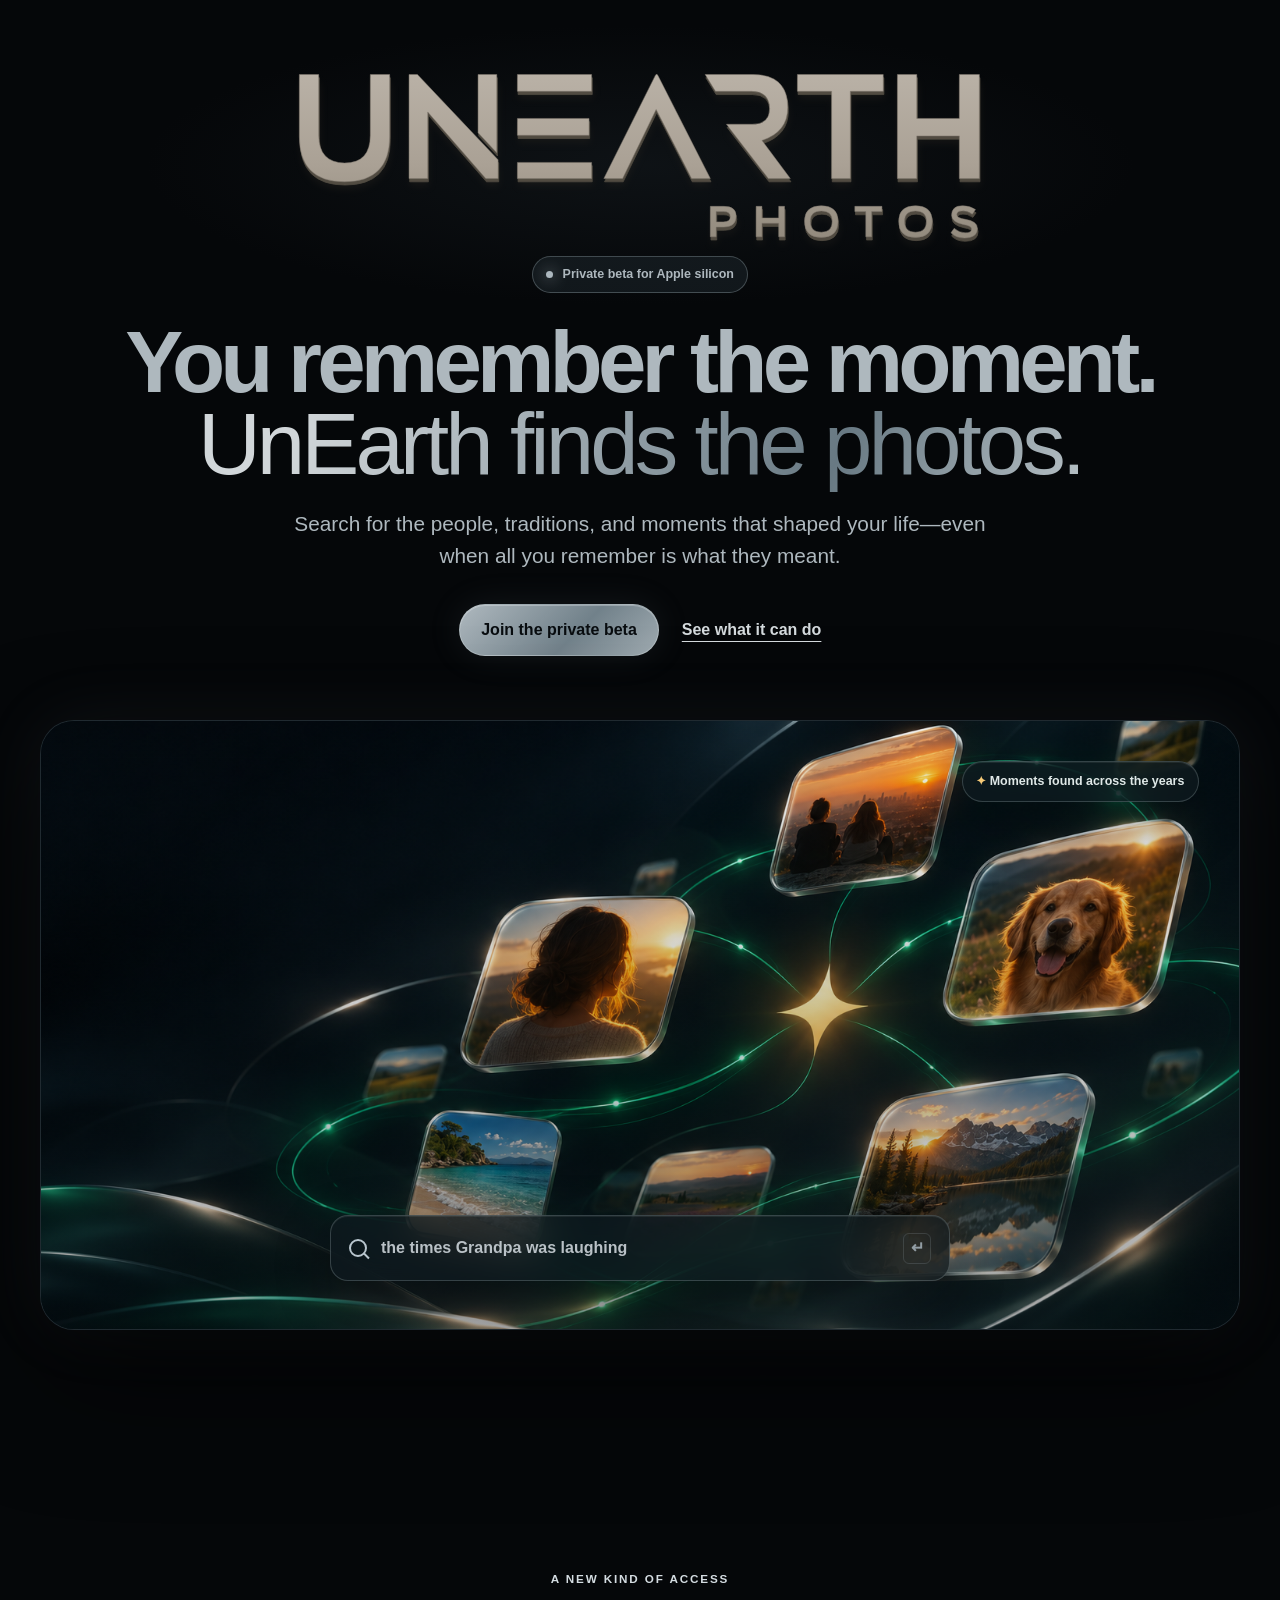
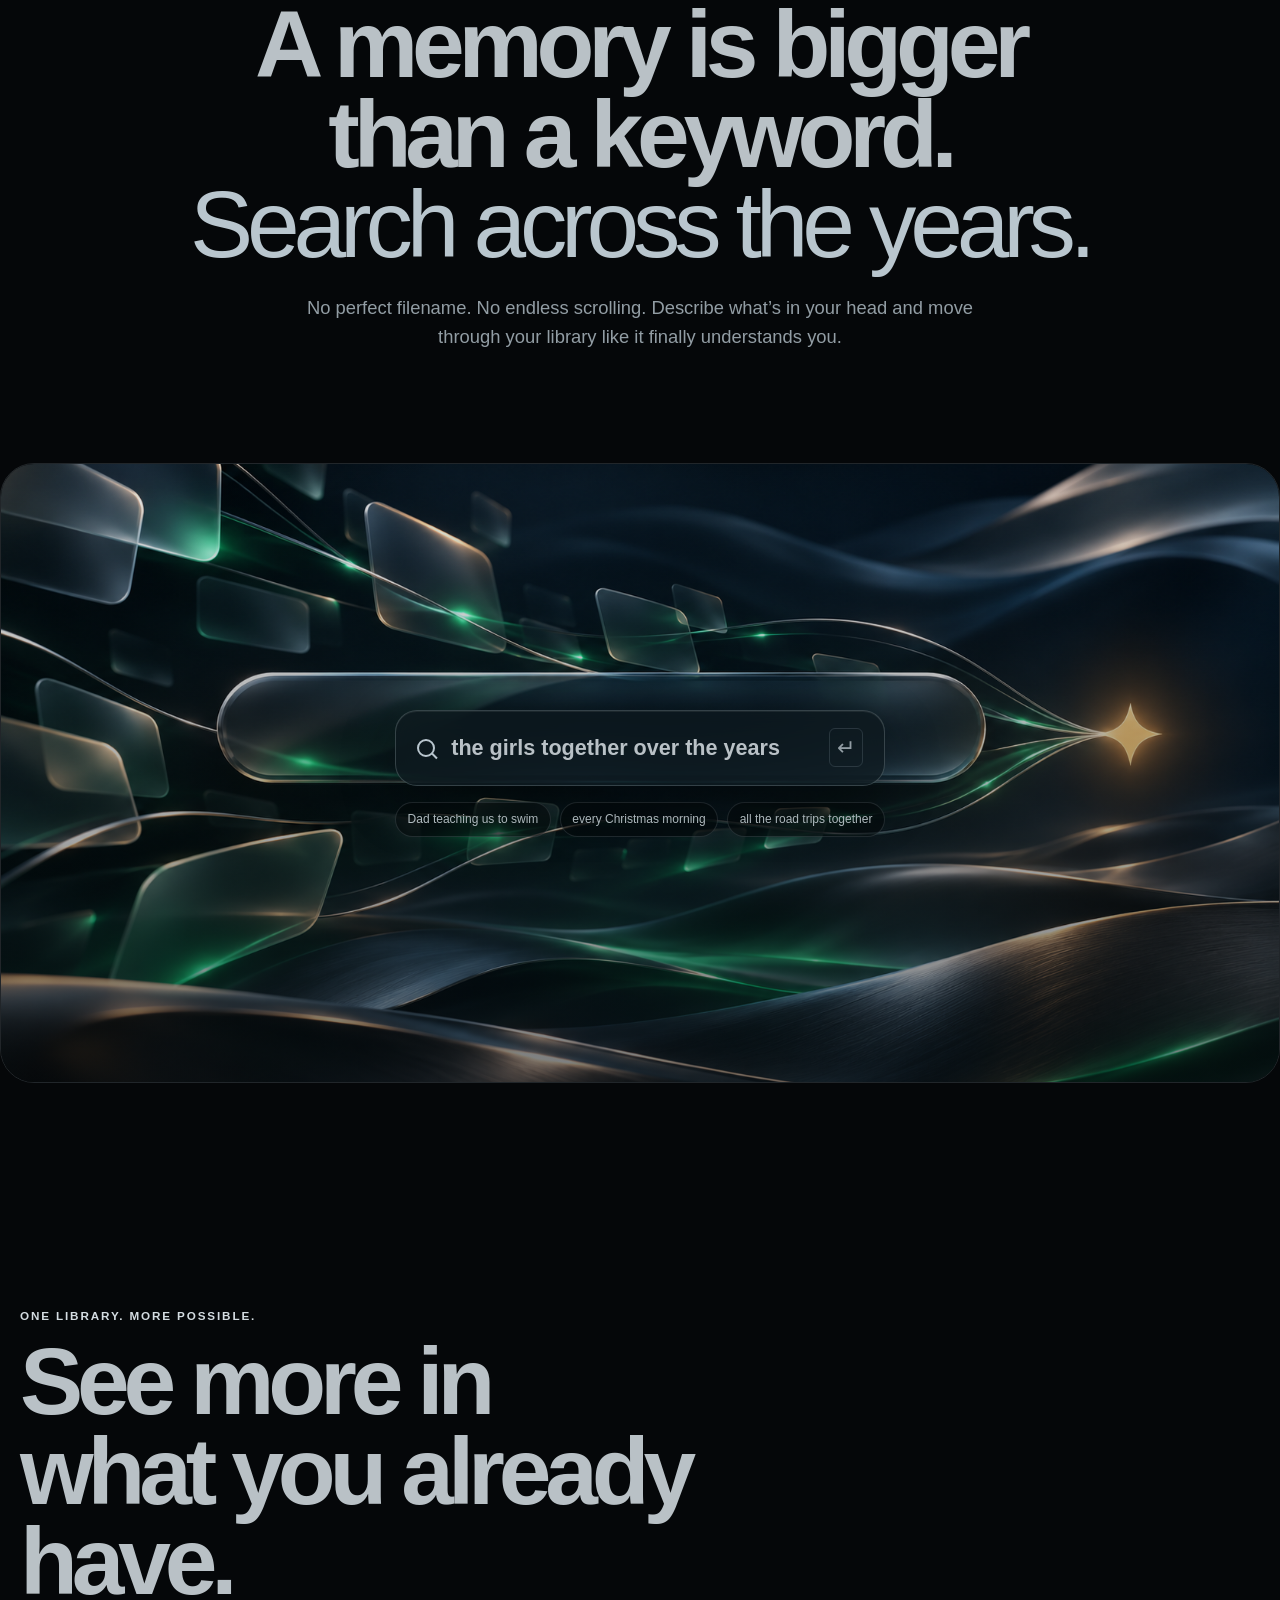
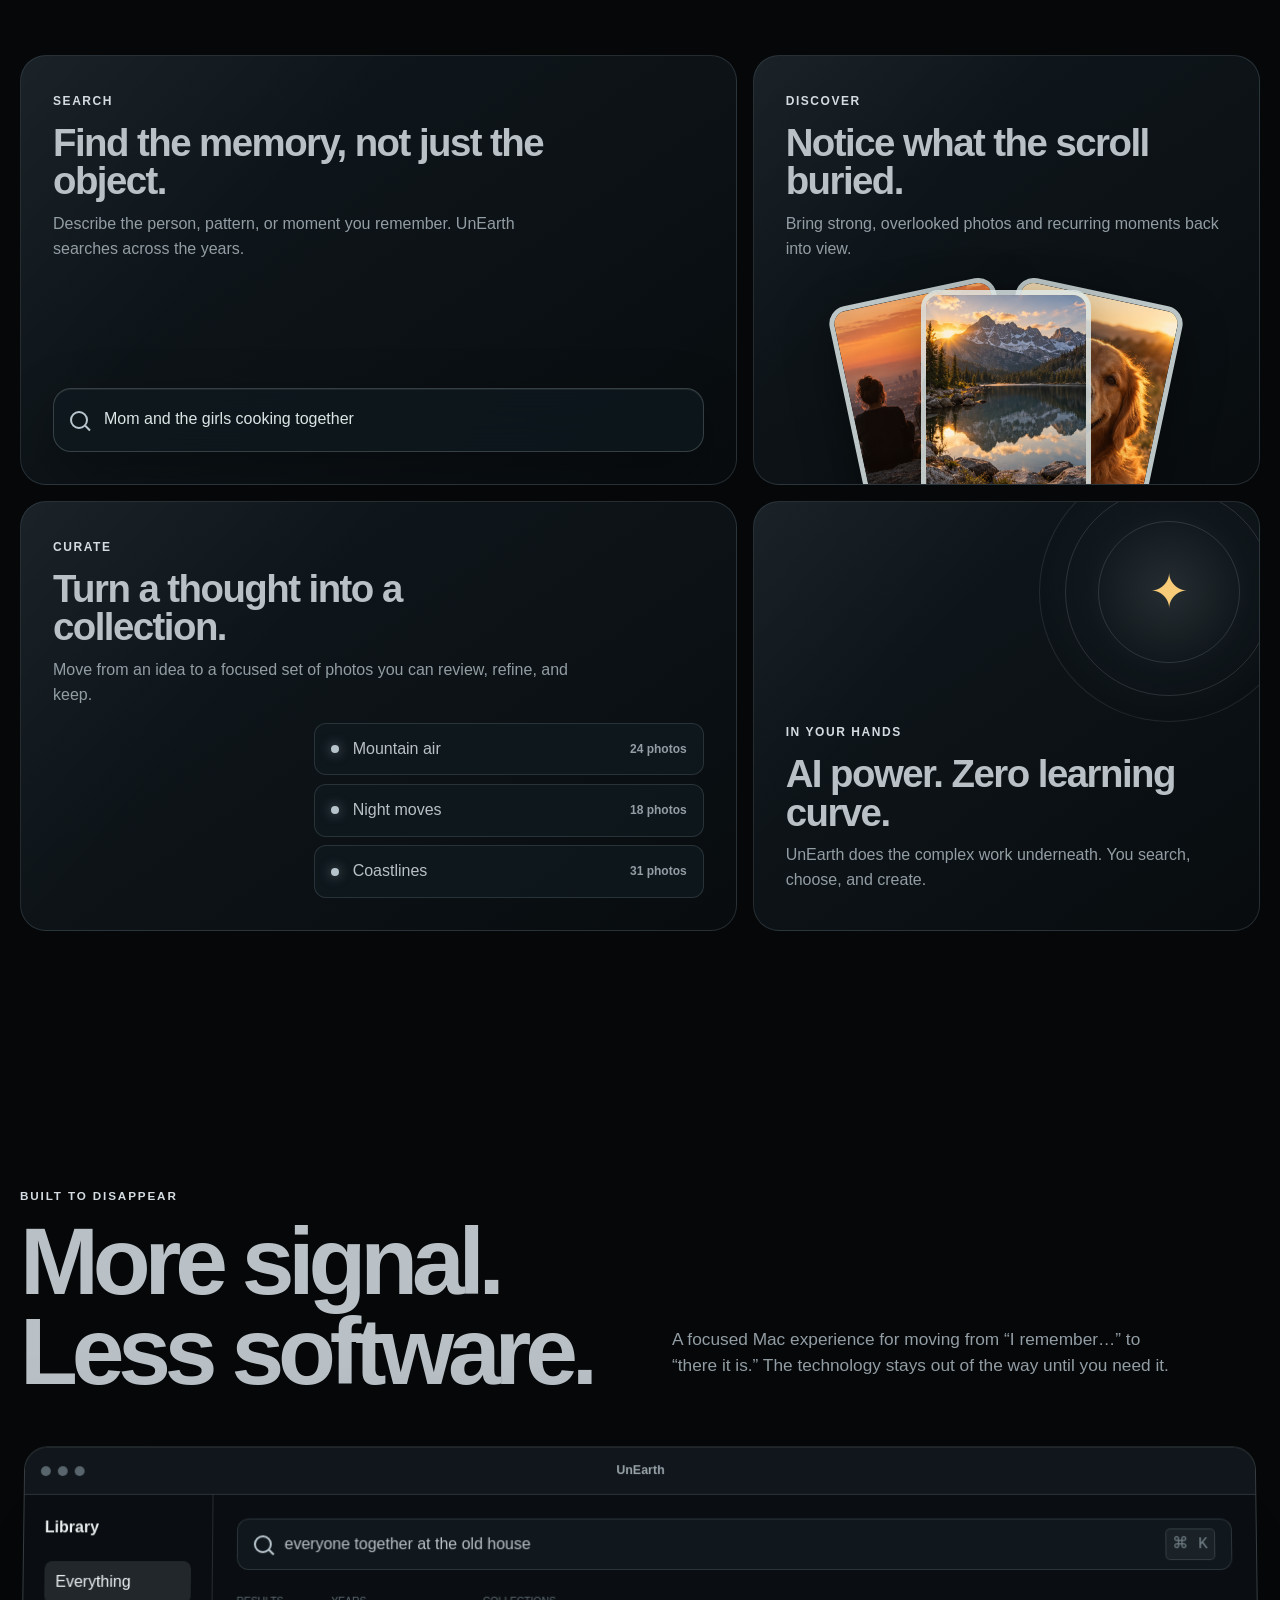
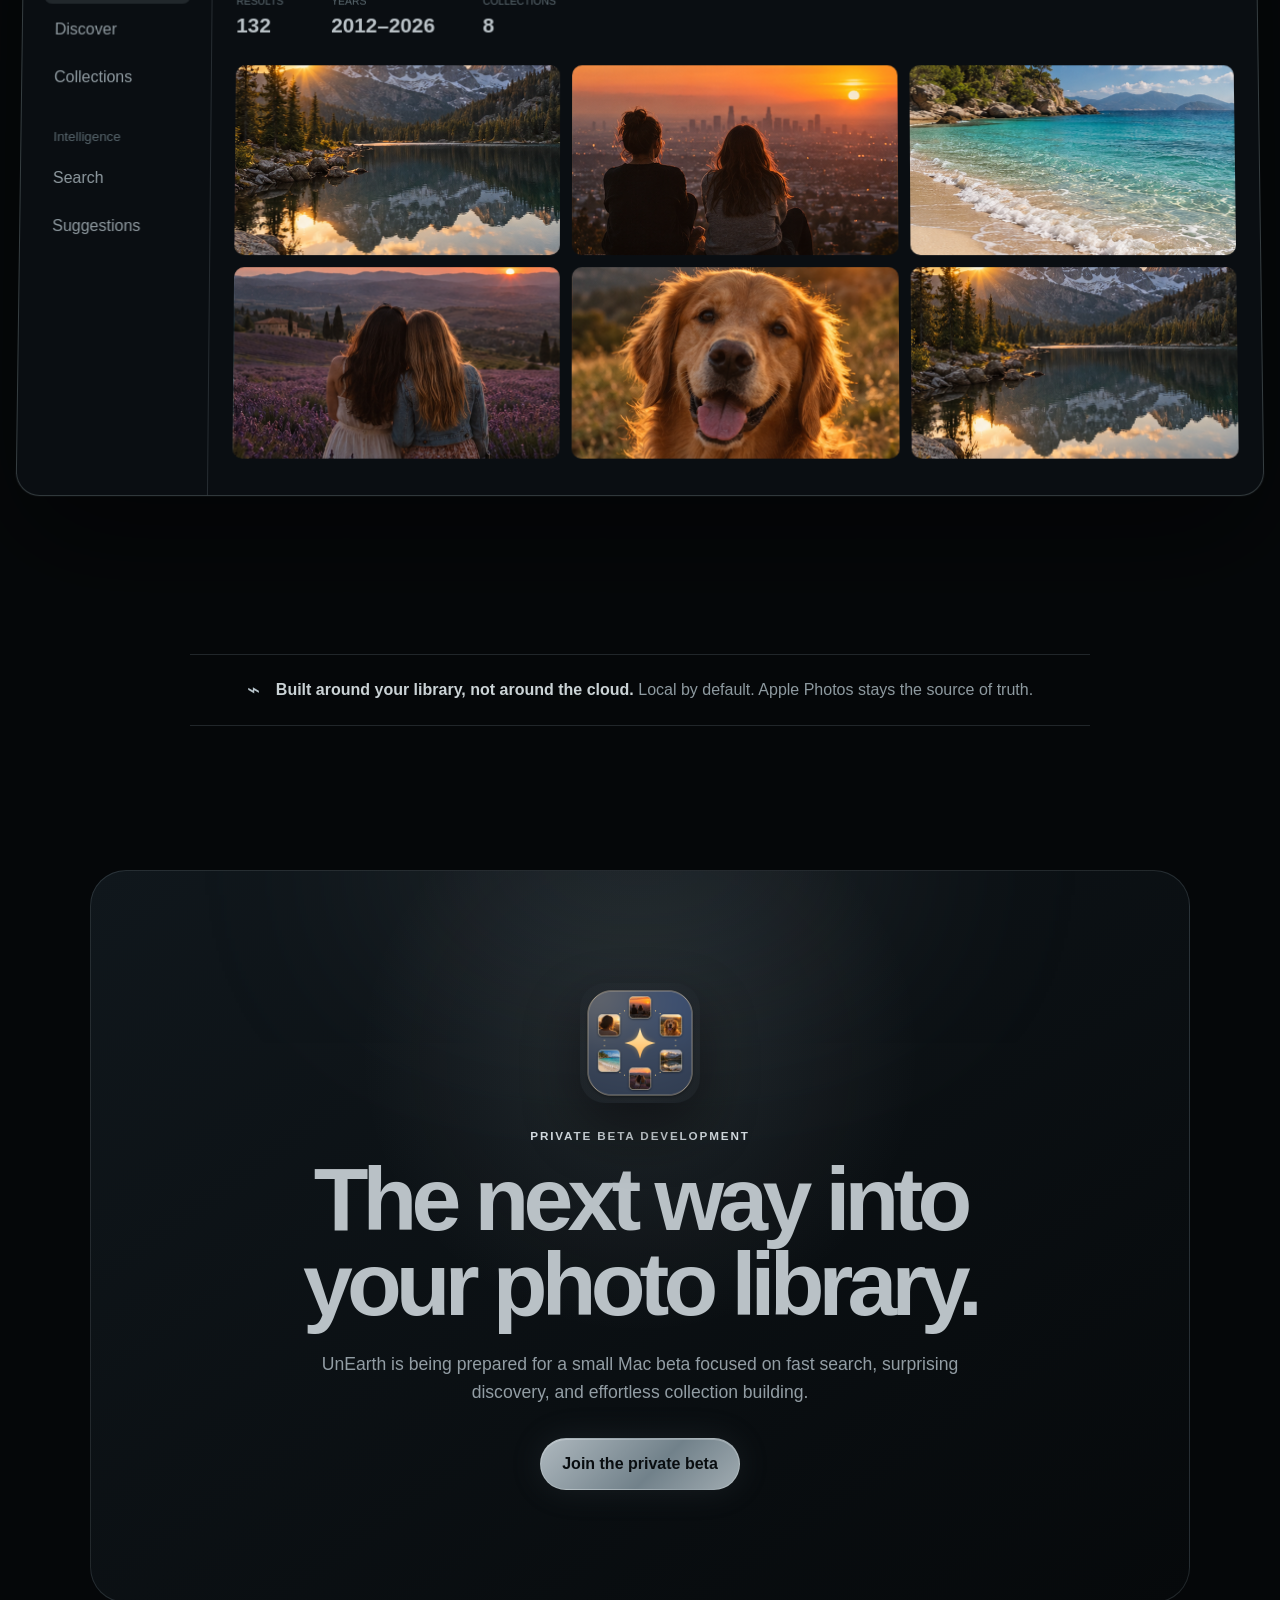
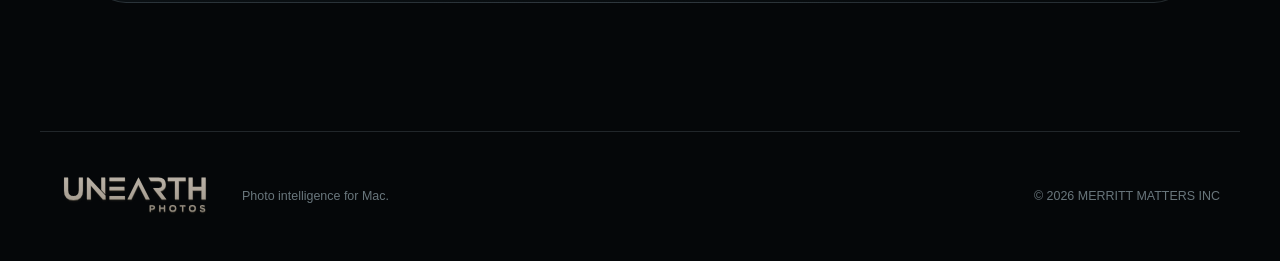
<file: website/index.html>
<!doctype html>
<html lang="en">
<head>
  <meta charset="utf-8"><meta name="viewport" content="width=device-width,initial-scale=1">
  <meta name="description" content="UnEarth gives your Mac the power to search, rediscover, and shape years of photos with local AI.">
  <meta name="theme-color" content="#050709">
  <meta property="og:type" content="website"><meta property="og:site_name" content="UnEarth Photos"><meta property="og:locale" content="en_US"><meta property="og:url" content="https://unearthphotos.app/">
  <meta property="og:title" content="UnEarth — Remember it. UnEarth it.">
  <meta property="og:description" content="Search for the people, traditions, and moments that shaped your life—even when all you remember is what they meant.">
  <meta property="og:image" content="https://unearthphotos.app/assets/social-card.png">
  <meta property="og:image:secure_url" content="https://unearthphotos.app/assets/social-card.png">
  <meta property="og:image:type" content="image/png"><meta property="og:image:width" content="1200"><meta property="og:image:height" content="630">
  <meta property="og:image:alt" content="UnEarth Photos — photo intelligence for Mac">
  <meta name="twitter:card" content="summary_large_image"><meta name="twitter:title" content="UnEarth — Remember it. UnEarth it."><meta name="twitter:description" content="Find the people, traditions, and moments you remember across years of photos."><meta name="twitter:image" content="https://unearthphotos.app/assets/social-card.png">
  <meta name="twitter:image:alt" content="UnEarth Photos — photo intelligence for Mac">
  <link rel="canonical" href="https://unearthphotos.app/"><link rel="icon" href="assets/favicon.png" type="image/png"><link rel="apple-touch-icon" href="assets/apple-touch-icon.png"><link rel="stylesheet" href="styles.css">
  <title>UnEarth — Remember it. UnEarth it.</title>
  <script data-goatcounter="https://nytransit.goatcounter.com/count" async src="https://gc.zgo.at/count.js"></script>
</head>
<body>
  <a class="skip-link" href="#main">Skip to content</a><div class="ambient ambient-one" aria-hidden="true"></div><div class="ambient ambient-two" aria-hidden="true"></div>
  <header class="site-header">
    <a class="wordmark" href="#top" aria-label="UnEarth Photos home"><img src="assets/unearth-photos-solid.svg" width="1080" height="320" alt="UnEarth Photos"></a>
  </header>
  <main id="main">
    <section class="hero" id="top">
      <div class="hero-copy"><div class="signal-pill"><span></span> Private beta for Apple silicon</div><h1>You remember the moment.<br><em>UnEarth finds the photos.</em></h1><p>Search for the people, traditions, and moments that shaped your life—even when all you remember is what they meant.</p><div class="hero-actions"><a class="button button-light" href="/private-beta/" data-goatcounter-click="private-beta-hero" data-goatcounter-title="Private beta — hero button">Join the private beta</a><a class="quiet-link" href="#power">See what it can do</a></div></div>
      <div class="hero-stage" aria-label="Illustration of UnEarth connecting photos with AI"><img src="assets/hero-intelligence-v2.png" alt="Floating photo tiles linked by emerald light on a dark flowing background"><div class="hero-search glass"><span class="search-symbol" aria-hidden="true"></span><span>the times Grandpa was laughing</span><span class="command-key" aria-hidden="true">↵</span></div><div class="result-chip glass"><i aria-hidden="true">✦</i> Moments found across the years</div></div>
    </section>
    <section class="statement" id="power"><p class="kicker">A new kind of access</p><h2>A memory is bigger<br>than a keyword.<br><span>Search across the years.</span></h2><p class="statement-copy">No perfect filename. No endless scrolling. Describe what’s in your head and move through your library like it finally understands you.</p></section>
    <section class="search-experience"><img class="flow-art" src="assets/search-flow-v2.png" alt="Emerald and silver light converging through a dark glass search field"><div class="search-overlay"><div class="search-bar glass"><span class="search-symbol"></span><strong>the girls together over the years</strong><span class="command-key">↵</span></div><div class="query-row" aria-label="Example searches"><span>Dad teaching us to swim</span><span>every Christmas morning</span><span>all the road trips together</span></div></div></section>
    <section class="possibilities" id="possibilities"><div class="section-heading"><div><p class="kicker">One library. More possible.</p><h2>See more in<br>what you already have.</h2></div></div>
      <div class="bento-grid">
        <article class="bento bento-search"><div class="bento-copy"><span>Search</span><h3>Find the memory, not just the object.</h3><p>Describe the person, pattern, or moment you remember. UnEarth searches across the years.</p></div><div class="mini-search glass"><span class="search-symbol"></span><span>Mom and the girls cooking together</span></div></article>
        <article class="bento bento-discover"><div class="bento-copy"><span>Discover</span><h3>Notice what the scroll buried.</h3><p>Bring strong, overlooked photos and recurring moments back into view.</p></div><div class="photo-fan" aria-hidden="true"><img src="assets/photo-city.png" alt=""><img src="assets/photo-mountains.png" alt=""><img src="assets/photo-dog.png" alt=""></div></article>
        <article class="bento bento-collect"><div class="bento-copy"><span>Curate</span><h3>Turn a thought into a collection.</h3><p>Move from an idea to a focused set of photos you can review, refine, and keep.</p></div><div class="collection-stack"><div><i></i><span>Mountain air</span><b>24 photos</b></div><div><i></i><span>Night moves</span><b>18 photos</b></div><div><i></i><span>Coastlines</span><b>31 photos</b></div></div></article>
        <article class="bento bento-control"><div class="power-orb" aria-hidden="true"><span>✦</span></div><div class="bento-copy"><span>In your hands</span><h3>AI power. Zero learning curve.</h3><p>UnEarth does the complex work underneath. You search, choose, and create.</p></div></article>
      </div>
    </section>
    <section class="product-reveal"><div class="reveal-copy"><div><p class="kicker">Built to disappear</p><h2>More signal.<br>Less software.</h2></div><p>A focused Mac experience for moving from “I remember…” to “there it is.” The technology stays out of the way until you need it.</p></div>
      <div class="app-window"><div class="window-chrome"><span></span><span></span><span></span><b>UnEarth</b></div><div class="app-shell"><aside><strong>Library</strong><a class="active">Everything</a><a>Discover</a><a>Collections</a><small>Intelligence</small><a>Search</a><a>Suggestions</a></aside><div class="app-content"><div class="app-search"><span class="search-symbol"></span><span>everyone together at the old house</span><kbd>⌘ K</kbd></div><div class="app-meta"><div><small>RESULTS</small><strong>132</strong></div><div><small>YEARS</small><strong>2012–2026</strong></div><div><small>COLLECTIONS</small><strong>8</strong></div></div><div class="app-grid"><img src="assets/photo-mountains.png" alt="Synthetic mountain lake"><img src="assets/photo-city.png" alt="Synthetic city sunset"><img src="assets/photo-ocean.png" alt="Synthetic ocean scene"><img src="assets/photo-friends.png" alt="Synthetic friends in lavender"><img src="assets/photo-dog.png" alt="Synthetic golden retriever"><img src="assets/photo-mountains.png" alt="Synthetic mountain lake"></div></div></div></div>
    </section>
    <section class="trust-line"><span class="trust-icon" aria-hidden="true">⌁</span><p><strong>Built around your library, not around the cloud.</strong> Local by default. Apple Photos stays the source of truth.</p></section>
    <section class="beta" id="beta"><div class="beta-glow" aria-hidden="true"></div><img src="assets/app-icon.png" width="120" height="120" alt="UnEarth app icon"><p class="kicker">Private beta development</p><h2>The next way into<br>your photo library.</h2><p>UnEarth is being prepared for a small Mac beta focused on fast search, surprising discovery, and effortless collection building.</p><a class="button button-light" href="/private-beta/" data-goatcounter-click="private-beta-lower" data-goatcounter-title="Private beta — lower button">Join the private beta</a></section>
  </main>
  <footer><a class="footer-wordmark" href="#top"><img src="assets/unearth-photos-solid.svg" alt="UnEarth Photos"></a><p>Photo intelligence for Mac.</p><p>© <span id="year">2026</span> MERRITT MATTERS INC</p></footer>
  <script src="script.js"></script>
</body>
</html>
</file>
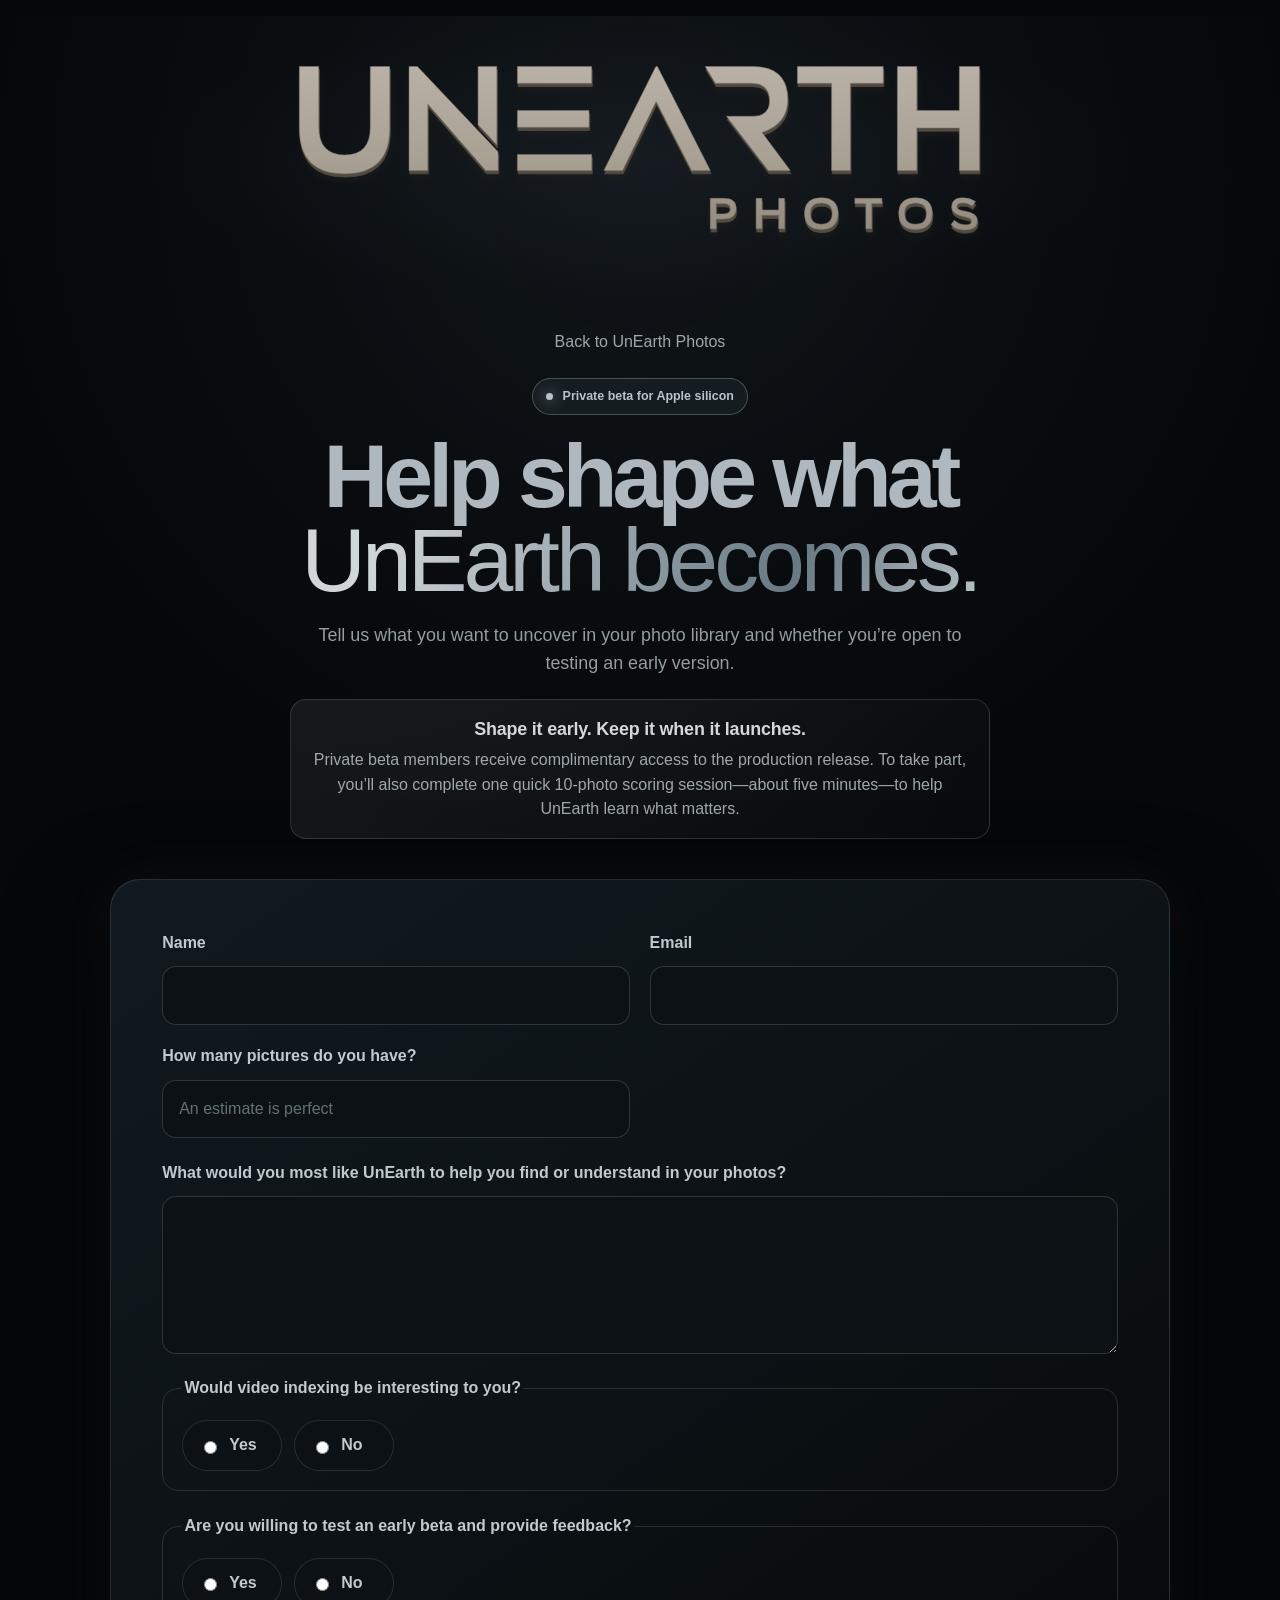
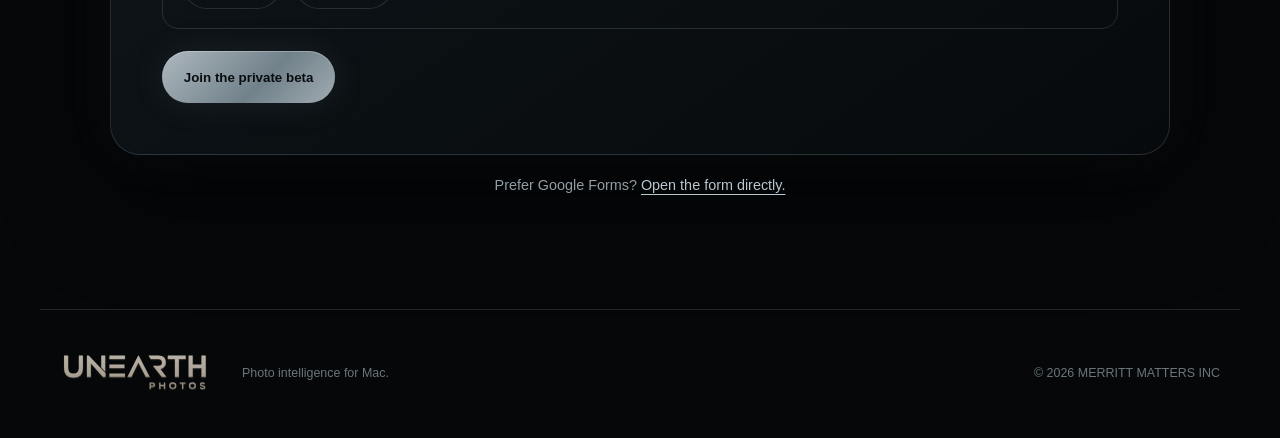
<file: website/private-beta/index.html>
<!doctype html>
<html lang="en">
<head>
  <meta charset="utf-8">
  <meta name="viewport" content="width=device-width,initial-scale=1">
  <title>Join the Private Beta — UnEarth Photos</title>
  <meta name="description" content="Help shape UnEarth Photos, a private, local-first photo intelligence app for Apple silicon Macs.">
  <meta name="theme-color" content="#050709">
  <meta property="og:type" content="website">
  <meta property="og:site_name" content="UnEarth Photos">
  <meta property="og:locale" content="en_US">
  <meta property="og:url" content="https://unearthphotos.app/private-beta/">
  <meta property="og:title" content="Join the UnEarth Photos Private Beta">
  <meta property="og:description" content="Help shape a private, local-first photo intelligence app for Apple silicon Macs.">
  <meta property="og:image" content="https://unearthphotos.app/assets/social-card.png">
  <meta property="og:image:secure_url" content="https://unearthphotos.app/assets/social-card.png">
  <meta property="og:image:type" content="image/png">
  <meta property="og:image:width" content="1200">
  <meta property="og:image:height" content="630">
  <meta property="og:image:alt" content="UnEarth Photos — photo intelligence for Mac">
  <meta name="twitter:card" content="summary_large_image">
  <meta name="twitter:title" content="Join the UnEarth Photos Private Beta">
  <meta name="twitter:description" content="Help shape a private, local-first photo intelligence app for Apple silicon Macs.">
  <meta name="twitter:image" content="https://unearthphotos.app/assets/social-card.png">
  <meta name="twitter:image:alt" content="UnEarth Photos — photo intelligence for Mac">
  <link rel="canonical" href="https://unearthphotos.app/private-beta/">
  <link rel="icon" href="../assets/favicon.png" type="image/png">
  <link rel="apple-touch-icon" href="../assets/apple-touch-icon.png">
  <link rel="stylesheet" href="../styles.css">
  <script data-goatcounter="https://nytransit.goatcounter.com/count" async src="https://gc.zgo.at/count.js"></script>
</head>
<body class="beta-page">
  <a class="skip-link" href="#main">Skip to form</a>
  <header class="site-header"><a class="wordmark" href="../" aria-label="UnEarth Photos home"><img src="../assets/unearth-photos-solid.svg" width="1080" height="320" alt="UnEarth Photos"></a></header>
  <main class="beta-page-main" id="main">
    <a class="back-link" href="../">Back to UnEarth Photos</a>
    <section class="beta-intro"><div class="signal-pill"><span></span> Private beta for Apple silicon</div><h1>Help shape what<br><em>UnEarth becomes.</em></h1><p>Tell us what you want to uncover in your photo library and whether you’re open to testing an early version.</p><p class="beta-perk"><strong>Shape it early. Keep it when it launches.</strong> Private beta members receive complimentary access to the production release. To take part, you’ll also complete one quick 10-photo scoring session—about five minutes—to help UnEarth learn what matters.</p></section>
    <section class="form-shell" aria-label="UnEarth Photos private beta application">
      <form class="beta-form" action="https://docs.google.com/forms/d/e/1FAIpQLSelfxqTWGdHOiM4vMo89XVFW4gmIwlrH1NmO0VB_Ihud01SpQ/formResponse" method="post" target="beta-response">
        <div class="form-grid">
          <label><span>Name</span><input type="text" name="entry.567104874" autocomplete="name" required></label>
          <label><span>Email</span><input type="email" name="entry.1217660362" autocomplete="email" required></label>
          <label><span>How many pictures do you have?</span><input type="text" name="entry.1021040776" inputmode="numeric" placeholder="An estimate is perfect" required></label>
        </div>
        <label><span>What would you most like UnEarth to help you find or understand in your photos?</span><textarea name="entry.1663320908" rows="5" required></textarea></label>
        <fieldset><legend>Would video indexing be interesting to you?</legend><div class="choice-row"><label><input type="radio" name="entry.1384475494" value="Yes" required><span>Yes</span></label><label><input type="radio" name="entry.1384475494" value="No" required><span>No</span></label></div></fieldset>
        <fieldset><legend>Are you willing to test an early beta and provide feedback?</legend><div class="choice-row"><label><input type="radio" name="entry.802074491" value="Yes" required><span>Yes</span></label><label><input type="radio" name="entry.802074491" value="No" required><span>No</span></label></div></fieldset>
        <button class="button button-light form-submit" type="submit" data-goatcounter-click="private-beta-submit" data-goatcounter-title="Private beta — submit button">Join the private beta</button>
        <p class="form-status" role="status" aria-live="polite" hidden>Thank you. Your private-beta request has been received.</p>
      </form>
      <iframe class="response-target" name="beta-response" title="Private beta submission response"></iframe>
    </section>
    <p class="form-fallback">Prefer Google Forms? <a href="https://docs.google.com/forms/d/e/1FAIpQLSelfxqTWGdHOiM4vMo89XVFW4gmIwlrH1NmO0VB_Ihud01SpQ/viewform" target="_blank" rel="noopener">Open the form directly.</a></p>
  </main>
  <footer><a class="footer-wordmark" href="../"><img src="../assets/unearth-photos-solid.svg" alt="UnEarth Photos"></a><p>Photo intelligence for Mac.</p><p>© 2026 MERRITT MATTERS INC</p></footer>
  <script>
    const form = document.querySelector('.beta-form');
    form.addEventListener('submit', () => {
      const button = form.querySelector('.form-submit');
      button.disabled = true;
      button.textContent = 'Sending…';
      window.setTimeout(() => {
        form.reset();
        button.textContent = 'Submitted';
        form.querySelector('.form-status').hidden = false;
      }, 900);
    });
  </script>
</body>
</html>
</file>
<file: website/styles.css>
:root{--black:#050709;--panel:#0d1318;--navy:#132532;--emerald:#b7c3ca;--emerald-soft:#d4dce1;--silver:#b9c6ce;--gold:#f7cb78;--white:#b9c1c6;--muted:#929da4;--line:rgba(194,215,225,.15);--glass:rgba(15,25,31,.72);--sans:"Avenir Next","Helvetica Neue",Arial,sans-serif;--display:Futura,"Avenir Next","Century Gothic",sans-serif}
*{box-sizing:border-box}html{scroll-behavior:smooth;background:var(--black)}body{margin:0;overflow-x:hidden;color:var(--white);background:var(--black);font:16px/1.55 var(--sans)}img{display:block;max-width:100%}a{color:inherit}button,a{-webkit-tap-highlight-color:transparent}:focus-visible{outline:3px solid var(--emerald);outline-offset:4px;border-radius:6px}.skip-link{position:fixed;z-index:100;left:1rem;top:-5rem;padding:.75rem 1rem;color:#07110e;background:var(--emerald-soft)}.skip-link:focus{top:1rem}.sr-only{position:absolute;width:1px;height:1px;margin:-1px;overflow:hidden;clip:rect(0,0,0,0);white-space:nowrap}.ambient{position:fixed;z-index:-1;pointer-events:none;border-radius:50%;filter:blur(100px);opacity:.2}.ambient-one{width:36rem;height:36rem;top:8rem;left:-20rem;background:#394d5b}.ambient-two{width:38rem;height:38rem;top:55rem;right:-24rem;background:#234c68}
.site-header{position:absolute;z-index:20;top:1.5rem;left:50%;transform:translateX(-50%);width:min(1000px,calc(100% - 2rem));min-height:210px;display:flex;align-items:center;justify-content:center;padding:1.5rem 3rem;background:radial-gradient(ellipse at center,rgba(30,38,44,.36),transparent 70%)}.wordmark{width:min(720px,90%)}.wordmark img{width:100%;height:auto}.site-nav{grid-column:2/4;justify-self:end;display:flex;align-items:center;gap:1.5rem}.site-nav a{color:#bdc5ca;text-decoration:none;font-size:.87rem;font-weight:650}.site-nav a:hover{color:#c9d0d4}.site-nav .nav-cta{padding:.62rem 1rem;color:#05100c;background:var(--emerald-soft);border-radius:999px}.menu-button{display:none}
.hero{position:relative;min-height:1040px;padding:16rem 1.25rem 6rem;text-align:center}.hero::before{content:"";position:absolute;z-index:-1;inset:0 0 auto;height:780px;background:radial-gradient(circle at 50% 35%,rgba(47,64,77,.30),transparent 47%),linear-gradient(180deg,#050709 0%,rgba(5,7,9,.5) 75%,#050709 100%)}.hero-copy{max-width:1220px;margin:auto}.signal-pill{display:inline-flex;align-items:center;gap:.6rem;padding:.48rem .8rem;border:1px solid rgba(190,204,212,.30);border-radius:999px;color:#b9c3c9;background:rgba(32,42,49,.48);font-size:.78rem;font-weight:700}.signal-pill span{width:7px;height:7px;border-radius:50%;background:var(--emerald);box-shadow:0 0 15px var(--emerald)}h1,h2,h3,p{margin-top:0}h1,h2,h3,.button,.signal-pill,.kicker{font-family:var(--display)}h1{margin:1.8rem auto 1.4rem;color:#aeb8be;max-width:1200px;font-size:clamp(3.4rem,6.8vw,6.8rem);line-height:.94;letter-spacing:-.055em;font-weight:600;text-wrap:balance}h1 em{font-family:var(--display);font-style:normal;font-weight:500;letter-spacing:-.045em;color:transparent;background:linear-gradient(110deg,#d1d6d9 12%,#9ca8af 42%,#687983 72%,#b6c0c5);-webkit-background-clip:text;background-clip:text}.hero-copy>p{max-width:700px;margin:auto;color:#aeb8be;font-size:clamp(1.05rem,1.8vw,1.3rem)}.hero-actions{display:flex;align-items:center;justify-content:center;gap:1.4rem;margin-top:2rem}.button{display:inline-flex;min-height:52px;align-items:center;justify-content:center;padding:.8rem 1.35rem;border-radius:999px;text-decoration:none;font-weight:760}.button-light{color:#090d10;background:linear-gradient(135deg,#aeb8be,#71818a 58%,#a0abb1);border:1px solid rgba(213,220,224,.35);box-shadow:inset 0 1px 0 rgba(255,255,255,.26),0 0 35px rgba(135,151,160,.12)}.quiet-link{color:#d4dadd;font-weight:680;text-underline-offset:.35rem}.hero-stage{position:relative;max-width:1200px;height:610px;margin:4rem auto 0;overflow:hidden;border:1px solid rgba(146,163,174,.18);border-radius:34px;background:#071015;box-shadow:0 50px 120px rgba(0,0,0,.55),0 0 70px rgba(166,181,191,.08)}.hero-stage::after{content:"";position:absolute;inset:0;background:linear-gradient(180deg,rgba(4,7,9,.05),rgba(4,7,9,.35));pointer-events:none}.hero-stage>img{width:100%;height:100%;object-fit:cover}.glass{border:1px solid rgba(214,232,232,.2);background:var(--glass);box-shadow:inset 0 1px 0 rgba(255,255,255,.07),0 18px 55px rgba(0,0,0,.3);backdrop-filter:blur(20px)}.hero-search{position:absolute;z-index:3;left:50%;bottom:3rem;transform:translateX(-50%);width:min(620px,calc(100% - 3rem));min-height:66px;display:flex;align-items:center;gap:.9rem;padding:.85rem 1.1rem;border-radius:18px;text-align:left;font-weight:650}.search-symbol{position:relative;display:inline-block;flex:0 0 auto;width:18px;height:18px;border:2px solid var(--silver);border-radius:50%}.search-symbol::after{content:"";position:absolute;width:7px;height:2px;right:-5px;bottom:-2px;transform:rotate(45deg);background:var(--silver)}.command-key{margin-left:auto;padding:.12rem .42rem;border:1px solid var(--line);border-radius:6px;color:var(--muted)}.result-chip{position:absolute;z-index:3;right:2.5rem;top:2.5rem;padding:.6rem .85rem;border-radius:999px;color:#dfe8e7;font-size:.78rem;font-weight:700}.result-chip i{color:var(--gold);font-style:normal}
.statement{max-width:1100px;margin:auto;padding:9rem 1.25rem 5rem;text-align:center}.kicker{color:var(--emerald-soft);text-transform:uppercase;letter-spacing:.16em;font-size:.73rem;font-weight:800}.statement h2,.section-heading h2,.reveal-copy h2,.beta h2{margin-bottom:1.5rem;font-size:clamp(3.5rem,7.4vw,7.4rem);line-height:.95;letter-spacing:-.065em}.statement h2 span{font-family:var(--display);font-weight:500;color:var(--silver)}.statement-copy{max-width:700px;margin:auto;color:var(--muted);font-size:1.15rem}
.search-experience{position:relative;max-width:1280px;height:620px;margin:2rem auto 9rem;overflow:hidden;border:1px solid var(--line);border-radius:34px}.flow-art{width:100%;height:100%;object-fit:cover}.search-experience::after{content:"";position:absolute;inset:0;background:linear-gradient(180deg,rgba(3,6,8,.1),rgba(3,6,8,.52))}.search-overlay{position:absolute;z-index:2;inset:0;display:grid;place-content:center;width:min(740px,calc(100% - 2rem));margin:auto}.search-bar{min-height:76px;display:flex;align-items:center;gap:1rem;padding:1rem 1.3rem;border-radius:22px;font-size:clamp(1rem,2vw,1.35rem)}.query-row{display:flex;justify-content:center;flex-wrap:wrap;gap:.6rem;margin-top:1rem}.query-row span{padding:.45rem .7rem;color:#bdc8cd;background:rgba(5,10,12,.58);border:1px solid var(--line);border-radius:999px;font-size:.75rem}
.possibilities{max-width:1280px;margin:auto;padding:5rem 1.25rem 9rem}.section-heading{margin-bottom:3rem}.section-heading h2{max-width:800px;margin-bottom:0}.bento-grid{display:grid;grid-template-columns:repeat(12,1fr);gap:1rem}.bento{position:relative;min-height:430px;overflow:hidden;padding:2rem;border:1px solid var(--line);border-radius:26px;background:linear-gradient(145deg,rgba(18,27,33,.95),rgba(8,12,15,.98))}.bento::before{content:"";position:absolute;inset:0;background:linear-gradient(130deg,rgba(255,255,255,.04),transparent 35%);pointer-events:none}.bento-search,.bento-collect{grid-column:span 7}.bento-discover,.bento-control{grid-column:span 5}.bento-copy{position:relative;z-index:2;max-width:520px}.bento-copy>span{color:var(--emerald-soft);font-size:.75rem;font-weight:780;text-transform:uppercase;letter-spacing:.13em}.bento h3{margin:.7rem 0;font-size:clamp(1.75rem,3vw,3rem);line-height:1;letter-spacing:-.04em}.bento p{color:var(--muted)}.mini-search{position:absolute;left:2rem;right:2rem;bottom:2rem;min-height:64px;display:flex;align-items:center;gap:1rem;padding:1rem;border-radius:18px;color:#dce5e6}.photo-fan{position:absolute;left:50%;bottom:-3.2rem;width:320px;height:245px;transform:translateX(-50%)}.photo-fan img{position:absolute;width:170px;height:210px;object-fit:cover;border:5px solid rgba(219,229,229,.85);border-radius:18px;box-shadow:0 20px 50px rgba(0,0,0,.45)}.photo-fan img:nth-child(1){left:0;transform:rotate(-12deg)}.photo-fan img:nth-child(2){left:75px;z-index:2}.photo-fan img:nth-child(3){right:0;transform:rotate(12deg)}.collection-stack{position:absolute;right:2rem;bottom:2rem;width:min(390px,calc(100% - 4rem))}.collection-stack div{display:grid;grid-template-columns:10px 1fr auto;align-items:center;gap:.75rem;margin-top:.55rem;padding:.8rem 1rem;border:1px solid var(--line);border-radius:12px;background:rgba(16,26,31,.8)}.collection-stack i{width:8px;height:8px;border-radius:50%;background:var(--emerald);box-shadow:0 0 12px rgba(185,198,207,.55)}.collection-stack b{color:var(--muted);font-size:.75rem}.power-orb{position:absolute;width:260px;height:260px;right:-40px;top:-40px;display:grid;place-items:center;border-radius:50%;background:radial-gradient(circle,rgba(170,184,193,.16),rgba(37,50,61,.12) 45%,transparent 70%);border:1px solid rgba(190,204,212,.12)}.power-orb::before,.power-orb::after{content:"";position:absolute;border:1px solid rgba(190,204,212,.16);border-radius:50%}.power-orb::before{inset:25px}.power-orb::after{inset:58px}.power-orb span{color:var(--gold);font-size:3rem}.bento-control .bento-copy{position:absolute;left:2rem;right:2rem;bottom:1.3rem}
.product-reveal{max-width:1280px;margin:auto;padding:7rem 1.25rem 10rem}.reveal-copy{display:grid;grid-template-columns:1fr 1fr;gap:4rem;align-items:end;margin-bottom:3rem}.reveal-copy h2{margin:0}.reveal-copy>p{max-width:500px;color:var(--muted);font-size:1.08rem}.app-window{overflow:hidden;border:1px solid rgba(203,225,228,.22);border-radius:24px;background:#0a0e12;box-shadow:0 45px 120px rgba(0,0,0,.55);transform:perspective(1600px) rotateX(2deg)}.window-chrome{height:48px;display:flex;align-items:center;gap:7px;padding:0 1rem;border-bottom:1px solid var(--line);background:#10161b}.window-chrome span{width:10px;height:10px;border-radius:50%;background:#59656c}.window-chrome b{margin:auto;transform:translateX(-25px);font-size:.78rem;color:#9ba6ac}.app-shell{display:grid;grid-template-columns:190px 1fr;min-height:600px}.app-shell aside{display:flex;flex-direction:column;gap:.35rem;padding:1.3rem;border-right:1px solid var(--line);color:#8f9aa0}.app-shell aside strong{margin-bottom:1rem;color:#e9eded}.app-shell aside a{padding:.55rem .7rem;border-radius:8px}.app-shell aside .active{color:#eef2f3;background:rgba(172,187,196,.14)}.app-shell aside small{margin:1.4rem .7rem .3rem;color:#58666d}.app-content{padding:1.5rem}.app-search{height:52px;display:flex;align-items:center;gap:.8rem;padding:0 1rem;border:1px solid var(--line);border-radius:12px;background:#11181d}.app-search kbd{margin-left:auto;color:#75838a;background:#1a2227;border:1px solid var(--line);border-radius:5px;padding:.15rem .4rem}.app-meta{display:flex;gap:3rem;padding:1.5rem 0}.app-meta div{display:flex;flex-direction:column}.app-meta small{color:#5d6b72;font-size:.65rem}.app-meta strong{font-size:1.3rem}.app-grid{display:grid;grid-template-columns:repeat(3,1fr);gap:.75rem}.app-grid img{width:100%;height:190px;object-fit:cover;border-radius:10px}
.trust-line{max-width:900px;margin:0 auto 9rem;display:flex;align-items:center;justify-content:center;gap:1rem;padding:1.1rem 1.4rem;color:#8e9aa0;border-top:1px solid var(--line);border-bottom:1px solid var(--line);text-align:center}.trust-line p{margin:0}.trust-line strong{color:#cbd3d6}.trust-icon{color:var(--emerald);font-size:1.4rem}.beta{position:relative;max-width:1100px;margin:0 auto 8rem;overflow:hidden;padding:7rem 1.25rem;text-align:center;border:1px solid var(--line);border-radius:36px;background:radial-gradient(circle at 50% 25%,rgba(184,197,205,.12),transparent 36%),linear-gradient(145deg,#10171c,#06090b)}.beta-glow{position:absolute;width:500px;height:180px;left:50%;top:-100px;transform:translateX(-50%);background:var(--emerald);filter:blur(120px);opacity:.13}.beta img{position:relative;margin:0 auto 1.5rem;border-radius:25px;box-shadow:0 25px 55px rgba(0,0,0,.45)}.beta h2{font-size:clamp(3.5rem,7vw,6.5rem)}.beta>p:not(.kicker){max-width:650px;margin:0 auto 2rem;color:var(--muted);font-size:1.1rem}footer{max-width:1200px;margin:auto;padding:2.5rem 1.25rem;display:flex;align-items:center;gap:2rem;border-top:1px solid var(--line);color:#69767c;font-size:.78rem}.footer-wordmark{width:150px}.footer-wordmark img{width:100%}footer p{margin:0}footer p:last-child{margin-left:auto}
@media(max-width:900px){.hero{min-height:auto}.hero-stage{height:520px}.bento-search,.bento-discover,.bento-collect,.bento-control{grid-column:span 12}.reveal-copy{grid-template-columns:1fr;gap:1rem}.app-shell{grid-template-columns:140px 1fr}.app-grid{grid-template-columns:repeat(2,1fr)}}
@media(max-width:680px){.site-header{width:100vw;min-height:145px;top:.6rem;padding:1rem}.wordmark{width:min(390px,88vw)}.menu-button{display:grid;place-content:center;gap:6px;width:44px;height:44px;border:0;background:transparent}.menu-button span:not(.sr-only){display:block;width:22px;height:2px;background:#dce4e6}.site-nav{display:none;position:absolute;top:66px;left:0;right:0;grid-column:auto;flex-direction:column;align-items:stretch;gap:.3rem;padding:1rem;background:rgba(8,11,13,.96);border:1px solid var(--line);border-radius:18px}.site-nav.open{display:flex}.site-nav a{padding:.7rem}.site-nav .nav-cta{text-align:center}.hero{width:100vw;padding:12.5rem 1rem 6rem}.hero-copy>p{max-width:330px;font-size:1rem}.hero h1{font-size:clamp(2.55rem,10vw,3.25rem);line-height:1}.hero-actions{flex-direction:column}.hero-stage{height:470px;margin-top:3rem;border-radius:24px}.hero-stage>img{object-position:63% center}.hero-search{bottom:1rem;font-size:.8rem}.result-chip{top:1rem;right:1rem;max-width:75%;white-space:nowrap;overflow:hidden;text-overflow:ellipsis}.statement{padding-top:6rem}.statement h2,.section-heading h2,.reveal-copy h2,.beta h2{font-size:clamp(3.2rem,15vw,4.6rem)}.search-experience{height:500px;margin-bottom:5rem;border-radius:24px}.flow-art{object-position:62% center}.query-row span:nth-child(n+3){display:none}.section-heading{display:block}.bento{min-height:400px;padding:1.4rem}.mini-search{left:1.4rem;right:1.4rem;bottom:1.4rem}.collection-stack{left:1.4rem;right:1.4rem;bottom:1.4rem;width:auto}.bento-control .bento-copy{left:1.4rem;right:1.4rem}.product-reveal{overflow:hidden;padding-top:4rem}.app-window{width:780px;transform:perspective(1600px) rotateX(2deg) translateX(-12%)}.trust-line{margin-left:1rem;margin-right:1rem}.beta{margin-left:1rem;margin-right:1rem;padding:5rem 1rem}footer{align-items:flex-start;flex-direction:column;gap:.6rem}footer p:last-child{margin-left:0}}
@media(prefers-reduced-motion:reduce){html{scroll-behavior:auto}*,*::before,*::after{animation-duration:.01ms!important;transition-duration:.01ms!important}}@media(prefers-contrast:more){:root{--muted:#bac2c6;--line:rgba(255,255,255,.35)}.glass{background:#10171c}.button-light{outline:2px solid #fff}}

/* Private beta */
.beta-page{min-height:100vh;background:radial-gradient(circle at 50% 8%,rgba(45,59,70,.28),transparent 34%),var(--black)}
.beta-page .site-header{position:relative;top:auto;left:auto;transform:none;margin:1rem auto 0}
.beta-page-main{max-width:1100px;margin:0 auto;padding:2rem 1.25rem 7rem;text-align:center}
.beta-intro{max-width:780px;margin:0 auto 2.5rem}.beta-intro h1{font-size:clamp(3.2rem,7vw,6.6rem);margin:1.2rem auto;color:#aeb8be}.beta-intro p{max-width:650px;margin:0 auto;color:var(--muted);font-size:1.12rem}
.beta-intro .beta-perk{max-width:700px;margin:1.35rem auto 0;padding:1rem 1.2rem;border:1px solid rgba(187,201,209,.18);border-radius:16px;background:linear-gradient(120deg,rgba(187,201,209,.09),rgba(187,201,209,.025));color:#9da8ae;font-size:1rem}.beta-perk strong{display:block;margin-bottom:.25rem;color:#d2d8dc;font-family:var(--display);font-size:1.12rem;letter-spacing:-.01em}
.form-shell{overflow:hidden;padding:clamp(1.2rem,4vw,3.2rem);border:1px solid var(--line);border-radius:30px;background:linear-gradient(145deg,rgba(18,27,33,.96),rgba(7,10,12,.99));box-shadow:0 40px 100px rgba(0,0,0,.5),0 0 55px rgba(165,180,190,.06);text-align:left}
.beta-form{display:grid;gap:1.4rem}.form-grid{display:grid;grid-template-columns:1fr 1fr;gap:1.2rem}.beta-form label,.beta-form fieldset{display:grid;gap:.65rem}.beta-form label>span,.beta-form legend{color:#c2cacf;font-family:var(--display);font-size:1rem;font-weight:650}.beta-form input[type=text],.beta-form input[type=email],.beta-form textarea{width:100%;border:1px solid rgba(187,201,209,.2);border-radius:14px;padding:1rem;color:#d0d6da;background:#0b1115;font:inherit;outline:none;transition:border-color .2s,box-shadow .2s}.beta-form textarea{resize:vertical;min-height:140px}.beta-form input:focus,.beta-form textarea:focus{border-color:#84949d;box-shadow:0 0 0 3px rgba(150,167,177,.12)}.beta-form fieldset{margin:0;padding:1.2rem;border:1px solid var(--line);border-radius:16px}.choice-row{display:flex;gap:.75rem}.choice-row label{display:flex;align-items:center;gap:.55rem;min-width:100px;padding:.75rem 1rem;border:1px solid var(--line);border-radius:999px;background:#0b1115;cursor:pointer}.choice-row input{accent-color:#aeb8be}.form-submit{justify-self:start;border:0;cursor:pointer}.form-submit:disabled{cursor:default;opacity:.75}.form-status{margin:0;color:#b8c2c7}.response-target{position:absolute;width:1px;height:1px;border:0;opacity:0;pointer-events:none}.form-fallback{margin:1.2rem 0 0;color:var(--muted);font-size:.9rem}.form-fallback a{color:var(--silver);text-underline-offset:.25rem}.back-link{display:inline-block;margin-bottom:1.5rem;color:#9da8ae;text-decoration:none}.back-link:hover{color:#c6cdd1}
.beta-form input::placeholder{color:#637078}
@media(max-width:680px){.beta-page .site-header{min-height:135px;overflow:hidden}.beta-page .wordmark{width:min(350px,86vw)}.beta-page-main{padding:1rem .9rem 4.5rem;overflow:hidden}.beta-intro h1{font-size:clamp(2.65rem,13vw,3.8rem)}.beta-intro p{font-size:1rem}.form-shell{margin:0;padding:1.15rem;border-radius:22px}.form-grid{grid-template-columns:1fr}.choice-row{display:grid;grid-template-columns:1fr 1fr}.choice-row label{min-width:0}.form-submit{width:100%;justify-self:stretch}.form-fallback{padding:0 .5rem}.beta-page footer{padding-left:1.25rem;padding-right:1.25rem}}

/* Phone layout: keep every section inside the viewport. */
@media(max-width:680px){
  html,body{width:100%;max-width:100%;overflow-x:clip}
  .site-header{left:0;transform:none;max-width:100%;overflow:hidden}
  .wordmark{width:min(320px,82vw)}
  .hero{width:auto;max-width:100%;padding:11.5rem .9rem 4.5rem;overflow:hidden}
  .hero-copy{width:100%;max-width:100%}
  .hero h1{max-width:100%;font-size:clamp(2.15rem,10.8vw,2.9rem);line-height:1.02;letter-spacing:-.045em;overflow-wrap:normal}
  .hero-copy>p{max-width:340px}
  .hero-stage{width:100%;max-width:100%;height:440px}
  .hero-search{width:calc(100% - 1.5rem);padding:.8rem;font-size:.76rem;overflow:hidden}
  .hero-search>span:nth-child(2){overflow:hidden;text-overflow:ellipsis;white-space:nowrap}
  .result-chip{max-width:calc(100% - 2rem);font-size:.68rem}
  .statement{width:100%;max-width:100%;padding:6rem 1rem 4rem;overflow:hidden}
  .statement h2,.section-heading h2,.reveal-copy h2,.beta h2{max-width:100%;font-size:clamp(2.6rem,11.6vw,3.55rem);line-height:.98;letter-spacing:-.05em;overflow-wrap:normal}
  .statement-copy{font-size:1rem}
  .search-experience{width:calc(100% - 2rem);max-width:none;margin:1rem 1rem 5rem}
  .search-overlay{width:calc(100% - 1.2rem)}
  .search-bar{min-width:0;padding:.85rem;font-size:.86rem;overflow:hidden}
  .search-bar strong{overflow:hidden;text-overflow:ellipsis;white-space:nowrap}
  .possibilities{width:100%;max-width:100%;padding:4rem 1rem 6rem;overflow:hidden}
  .section-heading{width:100%;max-width:100%;margin-bottom:2rem}
  .bento-grid{display:block;width:100%}
  .bento{width:100%;max-width:100%;min-height:390px;margin-bottom:1rem;padding:1.35rem;overflow:hidden}
  .bento h3{font-size:clamp(1.8rem,8vw,2.35rem);letter-spacing:-.035em}
  .mini-search{font-size:.82rem;overflow:hidden}.mini-search span:last-child{overflow:hidden;text-overflow:ellipsis;white-space:nowrap}
  .collection-stack{font-size:.85rem}.collection-stack div{grid-template-columns:10px minmax(0,1fr) auto}
  .power-orb{right:-90px;top:-70px}
  .product-reveal{width:100%;max-width:100%;padding:5rem 1rem 7rem;overflow:hidden}
  .reveal-copy{display:block;width:100%;max-width:100%;margin-bottom:2rem}
  .reveal-copy>p{font-size:1rem}
  .app-window{width:100%;max-width:100%;transform:none;border-radius:18px}
  .app-shell{display:block;min-height:0}.app-shell aside{display:none}.app-content{padding:1rem}
  .app-search{min-width:0;font-size:.78rem;overflow:hidden}.app-search>span:nth-child(2){overflow:hidden;text-overflow:ellipsis;white-space:nowrap}.app-search kbd{display:none}
  .app-meta{gap:1rem;justify-content:space-between}.app-meta strong{font-size:1rem}
  .app-grid{grid-template-columns:repeat(2,minmax(0,1fr));gap:.55rem}.app-grid img{height:130px}
  .trust-line{width:auto;max-width:none;margin:0 1rem 6rem;padding:1rem;font-size:.9rem}
  .beta{width:auto;max-width:none;margin:0 1rem 5rem;padding:4.5rem 1rem}
  footer{width:100%;max-width:100%;padding:2rem 1.25rem;overflow:hidden}
}
</file>
